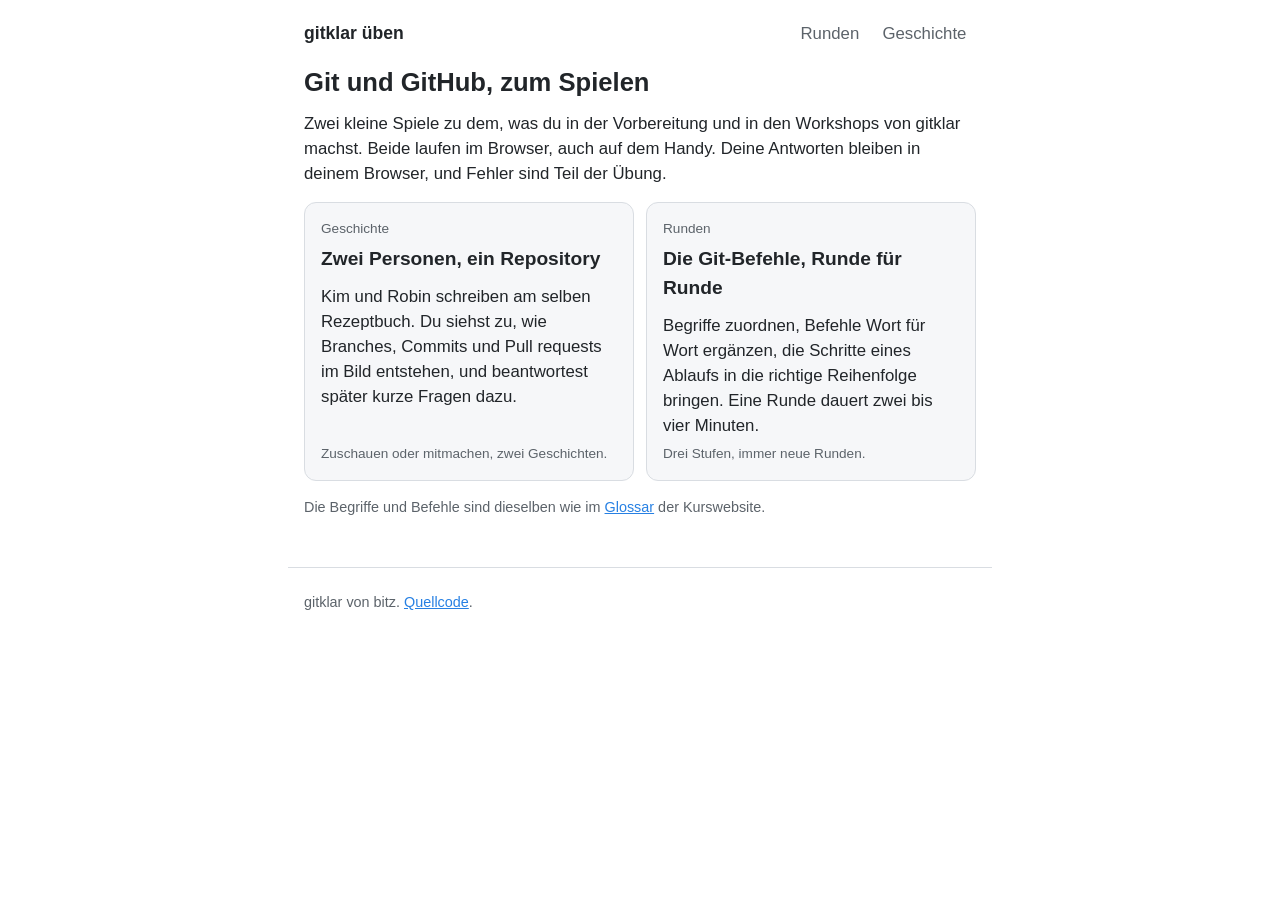
<file: spiel/index.html>
<!doctype html>
<html lang="de">
<head>
  <meta charset="utf-8">
  <meta name="viewport" content="width=device-width, initial-scale=1">
  <meta name="color-scheme" content="light dark">
  <title>gitklar üben</title>
  <meta name="description" content="Zwei kleine Spiele zu Git und GitHub: kurze Übungsrunden zu den Befehlen und die Geschichte von zwei Personen in einem Repository.">
  <link rel="stylesheet" href="css/spiel.css?v=0.10">
  <script defer data-domain="gitklar.ch" src="https://plausible.io/js/script.js"></script>
</head>
<body>
  <header class="kopf">
    <a class="marke" href="index.html">gitklar üben</a>
    <nav class="nav" aria-label="Spiele">
      <a href="runden.html">Runden</a>
      <a href="geschichte.html">Geschichte</a>
    </nav>
  </header>

  <main>
    <section class="view">
      <h1>Git und GitHub, zum Spielen</h1>
      <p class="lead">Zwei kleine Spiele zu dem, was du in der Vorbereitung und in den Workshops von gitklar machst. Beide laufen im Browser, auch auf dem Handy. Deine Antworten bleiben in deinem Browser, und Fehler sind Teil der Übung.</p>
      <div class="stufen spiele">
        <a class="stufe" href="geschichte.html">
          <span class="nummer">Geschichte</span>
          <h2>Zwei Personen, ein Repository</h2>
          <p>Kim und Robin schreiben am selben Rezeptbuch. Du siehst zu, wie Branches, Commits und Pull requests im Bild entstehen, und beantwortest später kurze Fragen dazu.</p>
          <span class="stand">Zuschauen oder mitmachen, zwei Geschichten.</span>
        </a>
        <a class="stufe" href="runden.html">
          <span class="nummer">Runden</span>
          <h2>Die Git-Befehle, Runde für Runde</h2>
          <p>Begriffe zuordnen, Befehle Wort für Wort ergänzen, die Schritte eines Ablaufs in die richtige Reihenfolge bringen. Eine Runde dauert zwei bis vier Minuten.</p>
          <span class="stand">Drei Stufen, immer neue Runden.</span>
        </a>
      </div>
      <p class="klein">Die Begriffe und Befehle sind dieselben wie im <a href="https://gitklar.ch/glossar.html">Glossar</a> der Kurswebsite.</p>
    </section>
  </main>

  <footer class="fuss">
    <p>gitklar von bitz. <a href="https://github.com/gitklar/website/tree/main/spiel">Quellcode</a>.</p>
  </footer>
</body>
</html>
</file>
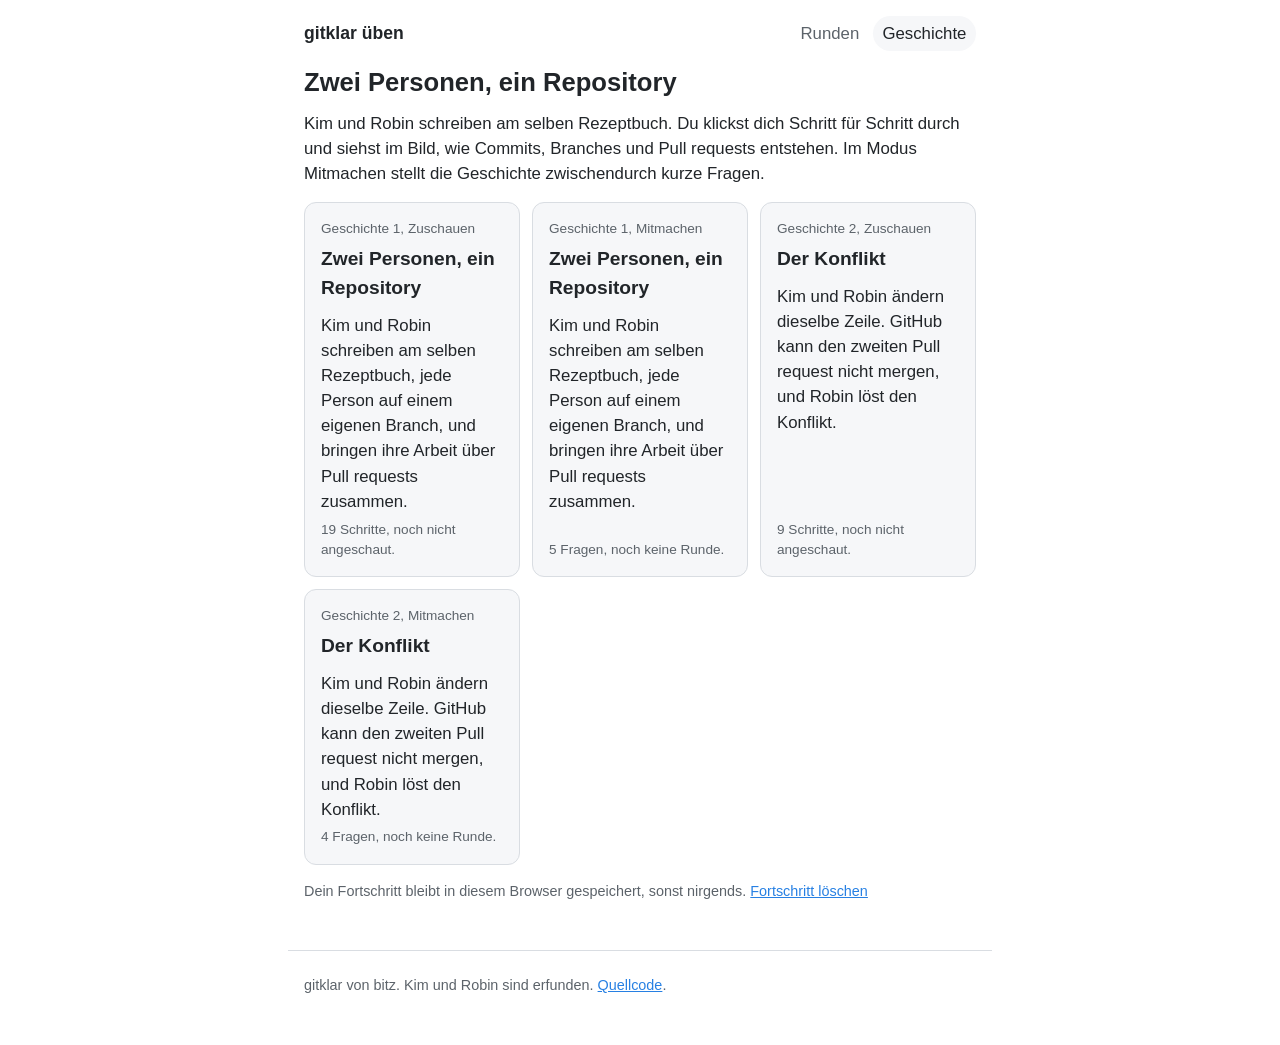
<file: spiel/geschichte.html>
<!doctype html>
<html lang="de">
<head>
  <meta charset="utf-8">
  <meta name="viewport" content="width=device-width, initial-scale=1">
  <meta name="color-scheme" content="light dark">
  <title>gitklar üben: Geschichte</title>
  <meta name="description" content="Zwei Personen, ein Repository: Kim und Robin arbeiten mit Branches und Pull requests. Zuschauen, dann Fragen beantworten.">
  <link rel="stylesheet" href="css/spiel.css?v=0.10">
  <script defer data-domain="gitklar.ch" src="https://plausible.io/js/script.js"></script>
</head>
<body>
  <header class="kopf">
    <a class="marke" href="index.html">gitklar üben</a>
    <nav class="nav" aria-label="Spiele">
      <a href="runden.html">Runden</a>
      <a href="geschichte.html" aria-current="page">Geschichte</a>
    </nav>
  </header>

  <main id="app">
    <section id="view-start" class="view">
      <h1>Zwei Personen, ein Repository</h1>
      <p class="lead">Kim und Robin schreiben am selben Rezeptbuch. Du klickst dich Schritt für Schritt durch und siehst im Bild, wie Commits, Branches und Pull requests entstehen. Im Modus Mitmachen stellt die Geschichte zwischendurch kurze Fragen.</p>
      <div class="stufen" id="karten"></div>
      <p class="klein">Dein Fortschritt bleibt in diesem Browser gespeichert, sonst nirgends. <button class="link" id="btn-reset" type="button">Fortschritt löschen</button></p>
    </section>

    <section id="view-spiel" class="view" hidden>
      <div class="leiste">
        <button class="btn btn-leise" id="btn-back" type="button">Zur Übersicht</button>
        <span class="progress" id="progress"></span>
      </div>
      <h1 id="titel"></h1>
      <div class="spiel-grid">
        <div class="spiel-links">
          <p class="szene" id="szene-text"></p>
          <div class="graph-wrap orte-wrap" id="orte"></div>
          <p class="klein legende legende-orte">Drei Orte, ein Repository. Ein leerer Kreis heisst: Dieser Commit ist hier noch nicht angekommen.</p>
          <div class="graph-wrap" id="graph"></div>
          <p class="klein legende">Gestrichelt: nur auf dem Laptop. Durchgezogen: auf GitHub. Dicker Rand: hier steht der Branch gerade.</p>
        </div>
        <div class="spiel-rechts">
          <div class="panel" id="frage" hidden></div>
          <div class="panel" id="zeigt" hidden></div>
          <div class="panel" id="prs" hidden></div>
          <div class="panel" id="laptops"></div>
        </div>
      </div>
      <div id="feedback" class="feedback" role="status" aria-live="polite" hidden></div>
      <div id="actions" class="actions"></div>
    </section>

    <section id="view-error" class="view" hidden>
      <h1>Die Geschichte konnte nicht geladen werden</h1>
      <p>Die Seite lädt ihre Daten nach und braucht dafür einen Webserver. Öffne sie über eine Adresse mit http, nicht als Datei. Lokal: <code>python3 -m http.server 8789</code>, dann <code>http://localhost:8789/geschichte.html</code>.</p>
      <p class="klein" id="error-detail"></p>
    </section>
  </main>

  <footer class="fuss">
    <p>gitklar von bitz. Kim und Robin sind erfunden. <a href="https://github.com/gitklar/website/tree/main/spiel">Quellcode</a>.</p>
  </footer>

  <script src="js/vendor/js-yaml.min.js"></script>
  <script src="js/geschichte-modell.js?v=0.10"></script>
  <script src="js/geschichte.js?v=0.10"></script>
</body>
</html>
</file>
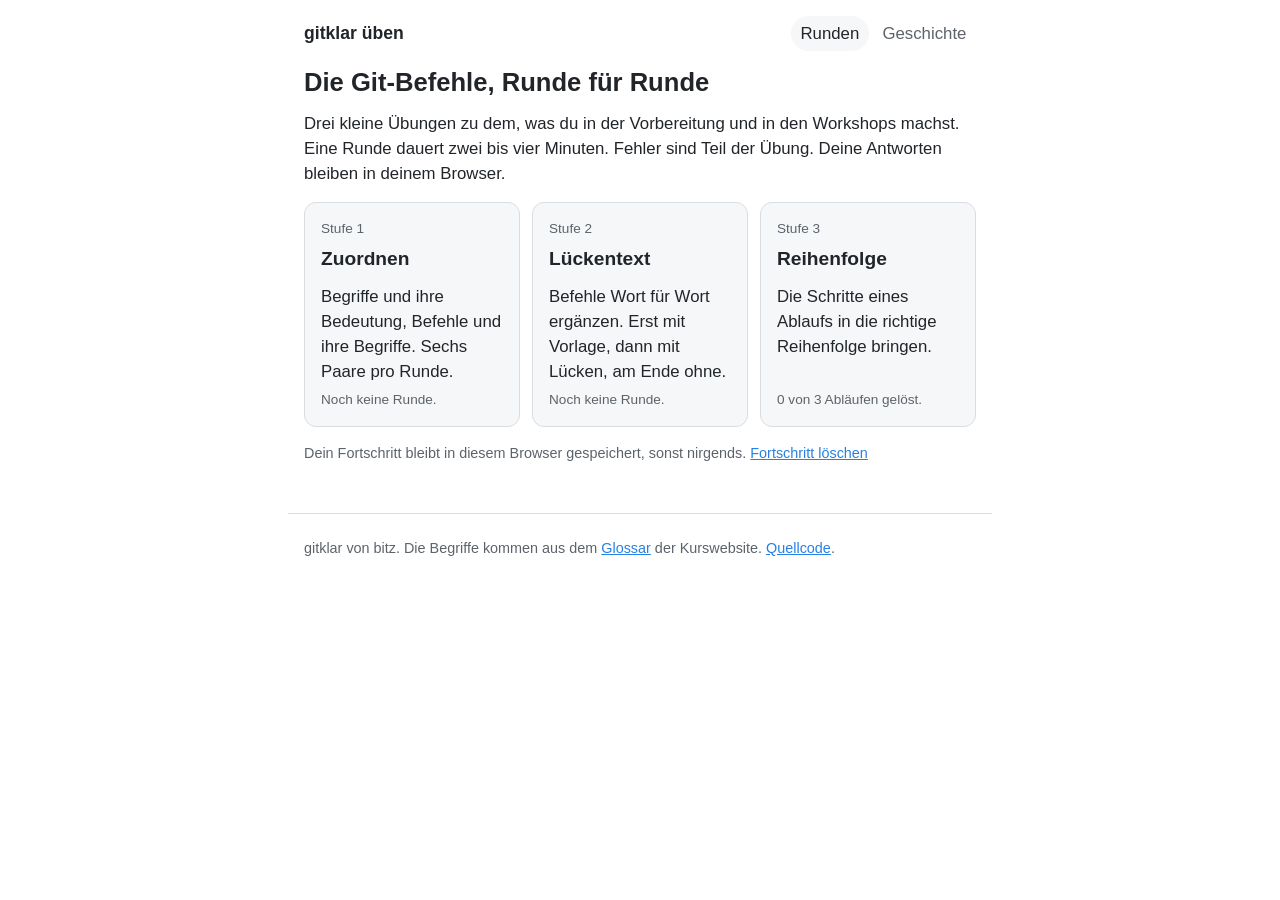
<file: spiel/runden.html>
<!doctype html>
<html lang="de">
<head>
  <meta charset="utf-8">
  <meta name="viewport" content="width=device-width, initial-scale=1">
  <meta name="color-scheme" content="light dark">
  <title>gitklar üben: Runden</title>
  <meta name="description" content="Ein kleines Spiel zu den Git-Befehlen: Begriffe zuordnen, Befehle ergänzen, Abläufe ordnen.">
  <link rel="stylesheet" href="css/spiel.css?v=0.10">
  <script defer data-domain="gitklar.ch" src="https://plausible.io/js/script.js"></script>
</head>
<body>
  <header class="kopf">
    <a class="marke" href="index.html">gitklar üben</a>
    <nav class="nav" aria-label="Spiele">
      <a href="runden.html" aria-current="page">Runden</a>
      <a href="geschichte.html">Geschichte</a>
    </nav>
  </header>

  <main id="app">
    <section id="view-start" class="view">
      <h1>Die Git-Befehle, Runde für Runde</h1>
      <p class="lead">Drei kleine Übungen zu dem, was du in der Vorbereitung und in den Workshops machst. Eine Runde dauert zwei bis vier Minuten. Fehler sind Teil der Übung. Deine Antworten bleiben in deinem Browser.</p>
      <div class="stufen" id="stufen"></div>
      <p class="klein">Dein Fortschritt bleibt in diesem Browser gespeichert, sonst nirgends. <button class="link" id="btn-reset" type="button">Fortschritt löschen</button></p>
    </section>

    <section id="view-level" class="view" hidden>
      <div class="leiste">
        <button class="btn btn-leise" id="btn-back" type="button">Zur Übersicht</button>
        <span class="progress" id="progress"></span>
      </div>
      <h1 id="level-title"></h1>
      <p class="lead" id="level-intro"></p>
      <div id="stage"></div>
      <div id="feedback" class="feedback" role="status" aria-live="polite" hidden></div>
      <div id="actions" class="actions"></div>
    </section>

    <section id="view-error" class="view" hidden>
      <h1>Die Übungen konnten nicht geladen werden</h1>
      <p>Die Seite lädt ihre Daten nach und braucht dafür einen Webserver. Öffne sie über eine Adresse mit http, nicht als Datei. Lokal: <code>python3 -m http.server 8789</code>, dann <code>http://localhost:8789/</code>.</p>
      <p class="klein" id="error-detail"></p>
    </section>
  </main>

  <footer class="fuss">
    <p>gitklar von bitz. Die Begriffe kommen aus dem <a href="https://gitklar.ch/glossar.html">Glossar</a> der Kurswebsite. <a href="https://github.com/gitklar/website/tree/main/spiel">Quellcode</a>.</p>
  </footer>

  <script src="js/vendor/js-yaml.min.js"></script>
  <script src="js/spiel.js?v=0.10"></script>
</body>
</html>
</file>
<file: spiel/css/spiel.css>
/* gitklar üben: one page, three levels. Colours follow the Bootstrap cosmo
   theme of the course website. Light and dark through prefers-color-scheme. */

:root {
  --bg: #ffffff;
  --fg: #212529;
  --muted: #5c636a;
  --line: #d9dde2;
  --card: #f6f7f9;
  --primary: #2780e3;
  --primary-fg: #ffffff;
  --ok-bg: #e4f5dd;
  --ok-line: #3fb618;
  --bad-bg: #fde2e8;
  --bad-line: #ff0039;
  --warn-bg: #fff1e0;
  --warn-line: #ff7518;
  --code-bg: #eef1f4;
  --focus: #ffd500;
}
@media (prefers-color-scheme: dark) {
  :root {
    --bg: #15181c;
    --fg: #e6e8eb;
    --muted: #a3aab3;
    --line: #353b43;
    --card: #1e2227;
    --primary: #5aa0ea;
    --primary-fg: #0d1117;
    --ok-bg: #1f3b17;
    --ok-line: #6fd04a;
    --bad-bg: #4a1522;
    --bad-line: #ff5c7a;
    --warn-bg: #4a2d10;
    --warn-line: #ffa252;
    --code-bg: #262b31;
  }
}

* { box-sizing: border-box; }
html { -webkit-text-size-adjust: 100%; }
body {
  margin: 0;
  background: var(--bg);
  color: var(--fg);
  font-family: -apple-system, BlinkMacSystemFont, "Segoe UI", Roboto, "Helvetica Neue", Arial, sans-serif;
  font-size: 1.05rem;
  line-height: 1.5;
}
code, .mono {
  font-family: ui-monospace, SFMono-Regular, Menlo, Consolas, monospace;
  font-size: 0.95em;
}
a { color: var(--primary); }
h1 { font-size: 1.6rem; line-height: 1.25; margin: 0.5rem 0 0.75rem; }
h2 { font-size: 1.2rem; margin: 0 0 0.25rem; }
p { margin: 0 0 1rem; }
.lead { color: var(--fg); }
.klein { font-size: 0.9rem; color: var(--muted); }
[hidden] { display: none !important; }

.kopf, main, .fuss {
  max-width: 44rem;
  margin: 0 auto;
  padding: 0 1rem;
}
.kopf {
  display: flex;
  align-items: baseline;
  gap: 0.5rem;
  padding-top: 1rem;
  padding-bottom: 0.5rem;
}
.marke { font-weight: 700; text-decoration: none; color: var(--fg); font-size: 1.1rem; }
.kopf-titel { color: var(--muted); }
main { padding-bottom: 2rem; }
.fuss { padding: 1.5rem 1rem 2rem; border-top: 1px solid var(--line); font-size: 0.9rem; color: var(--muted); }

/* buttons */
button { font: inherit; color: inherit; }
button:focus-visible, a:focus-visible { outline: 3px solid var(--focus); outline-offset: 2px; }
.btn {
  display: inline-block;
  border: 1px solid var(--primary);
  background: var(--primary);
  color: var(--primary-fg);
  border-radius: 0.5rem;
  padding: 0.55rem 1rem;
  cursor: pointer;
  min-height: 44px;
}
.btn:disabled { opacity: 0.45; cursor: default; }
.btn-leise { background: transparent; color: var(--primary); }
.link {
  background: none;
  border: none;
  padding: 0;
  color: var(--primary);
  text-decoration: underline;
  cursor: pointer;
}
.actions { display: flex; flex-wrap: wrap; gap: 0.5rem; margin-top: 1rem; }

/* start view: level cards */
.stufen { display: grid; grid-template-columns: 1fr; gap: 0.75rem; margin: 1rem 0; }
@media (min-width: 700px) { .stufen { grid-template-columns: repeat(3, 1fr); } }
.stufe {
  text-align: left;
  background: var(--card);
  border: 1px solid var(--line);
  border-radius: 0.75rem;
  padding: 1rem;
  cursor: pointer;
  display: flex;
  flex-direction: column;
  gap: 0.35rem;
}
.stufe:hover { border-color: var(--primary); }
.stufe .nummer { color: var(--muted); font-size: 0.85rem; }
.stufe p { margin: 0; }
.stufe .stand { font-size: 0.85rem; color: var(--muted); margin-top: auto; }

/* level view */
.leiste { display: flex; justify-content: space-between; align-items: center; gap: 1rem; margin-top: 0.75rem; }
.progress { color: var(--muted); font-size: 0.95rem; text-align: right; }
.feedback {
  margin-top: 1rem;
  padding: 0.75rem 1rem;
  border-radius: 0.5rem;
  background: var(--card);
  border-left: 4px solid var(--line);
}
.feedback.ok { background: var(--ok-bg); border-left-color: var(--ok-line); }
.feedback.bad { background: var(--bad-bg); border-left-color: var(--bad-line); }
.feedback.info { background: var(--warn-bg); border-left-color: var(--warn-line); }
.feedback p:last-child { margin-bottom: 0; }

/* level 1: matching */
.paare { display: grid; grid-template-columns: 1fr 1fr; gap: 0.5rem 0.75rem; }
.spalte { display: flex; flex-direction: column; gap: 0.5rem; }
.spalte h2 { font-size: 0.85rem; color: var(--muted); text-transform: uppercase; letter-spacing: 0.04em; }
.paar {
  text-align: left;
  background: var(--card);
  border: 2px solid var(--line);
  border-radius: 0.5rem;
  padding: 0.6rem 0.75rem;
  cursor: pointer;
  min-height: 44px;
  line-height: 1.35;
  word-break: break-word;
}
.paar[aria-pressed="true"] { border-color: var(--primary); background: var(--bg); }
.paar.ok { border-color: var(--ok-line); background: var(--ok-bg); cursor: default; }
.paar.bad { border-color: var(--bad-line); background: var(--bad-bg); }

/* level 2: fill in the blank */
.aufgabe { font-size: 1.1rem; margin-bottom: 0.75rem; }
.befehl-zeile {
  display: flex;
  flex-wrap: wrap;
  align-items: center;
  gap: 0.4rem;
  background: var(--code-bg);
  border-radius: 0.5rem;
  padding: 0.75rem;
  margin-bottom: 1rem;
  font-family: ui-monospace, SFMono-Regular, Menlo, Consolas, monospace;
}
.befehl-zeile .prompt { color: var(--muted); }
.wort { padding: 0.25rem 0.4rem; border-radius: 0.3rem; }
.wort.fest { background: transparent; }
.slot {
  min-width: 5ch;
  min-height: 2.2rem;
  border: 2px dashed var(--muted);
  border-radius: 0.3rem;
  background: var(--bg);
  padding: 0.2rem 0.5rem;
  cursor: pointer;
  font: inherit;
}
.slot.gefuellt { border-style: solid; border-color: var(--primary); }
.slot.ok { border-color: var(--ok-line); background: var(--ok-bg); border-style: solid; }
.slot.bad { border-color: var(--bad-line); background: var(--bad-bg); border-style: solid; }
.slot .falsch { text-decoration: line-through; opacity: 0.7; margin-right: 0.4rem; }
.bank { display: flex; flex-wrap: wrap; gap: 0.5rem; }
.bank .wort {
  border: 2px solid var(--line);
  background: var(--card);
  cursor: pointer;
  min-height: 44px;
  padding: 0.5rem 0.75rem;
  font-family: ui-monospace, SFMono-Regular, Menlo, Consolas, monospace;
}
.bank .wort:disabled { opacity: 0.35; cursor: default; }
.erklaerung { margin-top: 0.75rem; }
.erklaerung .begriff { font-weight: 600; }

/* level 3: ordering */
.ablaeufe { display: flex; flex-direction: column; gap: 0.5rem; }
.ablauf {
  text-align: left;
  background: var(--card);
  border: 1px solid var(--line);
  border-radius: 0.5rem;
  padding: 0.75rem 1rem;
  cursor: pointer;
  display: flex;
  justify-content: space-between;
  align-items: center;
  gap: 0.75rem;
}
.badge {
  font-size: 0.75rem;
  border: 1px solid var(--line);
  border-radius: 999px;
  padding: 0.1rem 0.5rem;
  color: var(--muted);
  white-space: nowrap;
}
.badge.ok { border-color: var(--ok-line); color: var(--fg); background: var(--ok-bg); }
.bereich h2 { font-size: 0.85rem; color: var(--muted); text-transform: uppercase; letter-spacing: 0.04em; margin: 1rem 0 0.5rem; }
.loesung, .vorrat { list-style: none; margin: 0; padding: 0; display: flex; flex-direction: column; gap: 0.4rem; }
.loesung { counter-reset: schritt; min-height: 3rem; border: 2px dashed var(--line); border-radius: 0.5rem; padding: 0.5rem; }
.loesung .leer { color: var(--muted); font-size: 0.9rem; padding: 0.25rem 0.5rem; }
.karte {
  width: 100%;
  text-align: left;
  background: var(--card);
  border: 2px solid var(--line);
  border-radius: 0.5rem;
  padding: 0.55rem 0.75rem;
  cursor: pointer;
  min-height: 44px;
  line-height: 1.35;
  display: flex;
  gap: 0.6rem;
  align-items: baseline;
}
.loesung .karte::before {
  counter-increment: schritt;
  content: counter(schritt) ".";
  color: var(--muted);
  min-width: 1.5em;
}
.karte.ok { border-color: var(--ok-line); background: var(--ok-bg); }
.karte.bad { border-color: var(--bad-line); background: var(--bad-bg); }
.karte .marke-klein { margin-left: auto; font-size: 0.8rem; color: var(--muted); white-space: nowrap; }
.befehle { margin: 0.75rem 0 0; padding-left: 1.25rem; }
.befehle li { margin-bottom: 0.25rem; }

/* ---------- shared nav and landing ---------- */
.nav { margin-left: auto; display: flex; gap: 0.25rem; }
.nav a { text-decoration: none; color: var(--muted); padding: 0.3rem 0.6rem; border-radius: 999px; }
.nav a[aria-current="page"] { background: var(--card); color: var(--fg); }
.spiele .stufe { text-decoration: none; color: inherit; }
.spiele { grid-template-columns: 1fr; }
@media (min-width: 700px) { .spiele { grid-template-columns: 1fr 1fr; } }

/* ---------- the story game ---------- */
.spiel-grid { display: grid; grid-template-columns: 1fr; gap: 1rem; }
@media (min-width: 820px) { .spiel-grid { grid-template-columns: minmax(0, 7fr) minmax(0, 5fr); align-items: start; } }
.panel code { overflow-wrap: anywhere; }
.szene { font-size: 1.1rem; min-height: 3.2em; }
.graph-wrap { background: var(--card); border: 1px solid var(--line); border-radius: 0.75rem; padding: 0.5rem 0.25rem; overflow-x: auto; }
.graph-wrap svg { display: block; margin: 0 auto; }
.legende { margin-top: 0.5rem; }
.orte-wrap { margin-bottom: 0; }
.legende-orte { margin-bottom: 0.75rem; }
.ort-titel { font-size: 13px; font-weight: 700; }
.ort-kasten { fill: var(--bg); stroke: var(--line); stroke-width: 2; }
.ort-kasten.leer { stroke-dasharray: 5 4; }
.ort-leer { font-size: 11px; fill: var(--muted); }
.ort-unter { font-size: 11px; fill: var(--muted); font-family: ui-monospace, SFMono-Regular, Menlo, Consolas, monospace; }
.ort-linie { stroke-width: 2; stroke-linecap: round; }
.ort-punkt { stroke: var(--bg); stroke-width: 1.5; }
.ort-punkt.lokal { stroke: var(--fg); stroke-dasharray: 2.5 2; }
.ort-punkt.fehlt { fill: none; stroke: var(--line); stroke-width: 1.5; }
.pfeil { stroke: var(--fg); stroke-width: 2.5; }
.pfeil-spitze { fill: var(--fg); }
.pfeil-text { font-size: 12px; font-weight: 700; fill: var(--fg); font-family: ui-monospace, SFMono-Regular, Menlo, Consolas, monospace; }
/* stills for slides: geschichte.html?g=...&szene=...&bild=1 */
body.nur-bild .kopf, body.nur-bild header, body.nur-bild .fuss, body.nur-bild .leiste, body.nur-bild #titel, body.nur-bild .spiel-rechts, body.nur-bild #szene-text, body.nur-bild .legende, body.nur-bild #feedback, body.nur-bild #actions { display: none !important; }
body.nur-bild .spiel-grid { display: block; }
body.nur-bild .graph-wrap { border: 0; background: transparent; }
/* stills are shown on slides from a distance: larger type than in the game */
body.nur-bild .ort-titel { font-size: 17px; }
body.nur-bild .spalte-titel { font-size: 16px; }
body.nur-bild .graph-wrap, body.nur-bild .graph-wrap svg { overflow: visible; }
body.nur-bild .commit-text { font-size: 17px; }
body.nur-bild .ort-leer, body.nur-bild .spalte-unter, body.nur-bild .ort-unter { font-size: 14px; }
body.nur-bild .pfeil-text { font-size: 13px; }
body.nur-bild .pr-marke { font-size: 14.5px; }
body.nur-bild .commit .initial { font-size: 15px; }
body.teil-orte #graph, body.teil-graph #orte { display: none !important; }
.spalte-titel { font-size: 13px; font-weight: 700; font-family: ui-monospace, SFMono-Regular, Menlo, Consolas, monospace; }
.spalte-unter { font-size: 11px; fill: var(--muted); }
.commit-text { font-size: 13px; fill: var(--fg); }
.pr-marke { font-size: 11.5px; font-weight: 700; fill: #9a5800; }
.pr-marke.pr-gemergt { fill: #1e5a46; }
.pfad { stroke-width: 3; stroke-linecap: round; }
.pfad.lokal { stroke-dasharray: 0.045 0.035; }
.pfad.neu { animation: zeichnen 0.6s ease-out; }
@keyframes zeichnen { from { stroke-dasharray: 1 1; stroke-dashoffset: 1; } to { stroke-dasharray: 1 1; stroke-dashoffset: 0; } }
.commit .kreis { stroke: var(--bg); stroke-width: 2.5; }
.commit.lokal .kreis { stroke: var(--fg); stroke-dasharray: 4 3; opacity: 0.8; }
.commit.tip .kreis { stroke: var(--fg); stroke-width: 3.5; }
.commit.tip.lokal .kreis { stroke-dasharray: 4 3; }
.commit .merge-ring { stroke: #ffffff; stroke-width: 2; opacity: 0.9; }
.commit .initial { font-size: 13px; font-weight: 700; fill: #ffffff; pointer-events: none; }
.pop { transform-box: fill-box; transform-origin: center; }
.pop.neu { animation: aufploppen 0.45s cubic-bezier(0.2, 0.9, 0.3, 1.3); }
@keyframes aufploppen { from { transform: scale(0.2); opacity: 0; } to { transform: scale(1); opacity: 1; } }
.commit.waehlbar { cursor: pointer; }
.commit.waehlbar .kreis { animation: pulsieren 1.2s ease-in-out infinite; }
@keyframes pulsieren { 0%, 100% { stroke: var(--focus); stroke-width: 3; } 50% { stroke: var(--focus); stroke-width: 6; } }
.commit.waehlbar:focus { outline: none; }
.commit.waehlbar:focus .kreis { stroke: var(--focus); stroke-width: 6; }
.commit.ziel .kreis { stroke: var(--ok-line); stroke-width: 5; }
.commit.falsch .pop { animation: wackeln 0.5s ease-in-out; }
@keyframes wackeln { 0%, 100% { transform: translateX(0); } 25% { transform: translateX(-5px); } 75% { transform: translateX(5px); } }
.konfetti .stueck { animation: fliegen 1.2s ease-out forwards; }
@keyframes fliegen { from { transform: translate(0, 0); opacity: 1; } to { transform: translate(var(--dx), var(--dy)); opacity: 0; } }

.panel { background: var(--card); border: 1px solid var(--line); border-radius: 0.75rem; padding: 0.75rem 1rem; margin-bottom: 0.75rem; }
.panel h2 { font-size: 0.85rem; color: var(--muted); text-transform: uppercase; letter-spacing: 0.04em; margin: 0 0 0.5rem; }
.panel p { margin: 0 0 0.4rem; }
.panel p:last-child { margin-bottom: 0; }
.panel .wo { color: var(--muted); }
.pr-karte { border-top: 1px solid var(--line); padding-top: 0.5rem; margin-top: 0.5rem; }
.pr-karte:first-of-type { border-top: none; padding-top: 0; margin-top: 0; }
.pr-kopf { display: flex; justify-content: space-between; gap: 0.5rem; align-items: baseline; flex-wrap: wrap; }
.pr-status { border-color: var(--line); }
.status-offen .pr-status { background: var(--ok-bg); border-color: var(--ok-line); color: var(--fg); }
.status-aenderung .pr-status, .status-konflikt .pr-status { background: var(--warn-bg); border-color: var(--warn-line); color: var(--fg); }
.status-konflikt .pr-status { background: var(--bad-bg); border-color: var(--bad-line); }
.status-gemergt .pr-status { background: #e9ddff; border-color: #8250df; color: #2b1a4f; }
@media (prefers-color-scheme: dark) { .status-gemergt .pr-status { background: #3b2a66; border-color: #b091ff; color: #f0e8ff; } }
.kommentar { font-style: italic; }
.laptop-zeile { display: block; }
.punkt { display: inline-block; width: 0.7rem; height: 0.7rem; border-radius: 50%; margin-right: 0.4rem; position: relative; top: 1px; }

#frage { border-left: 4px solid var(--primary); }
.frage-text { font-size: 1.05rem; }
.optionen { display: flex; flex-direction: column; gap: 0.5rem; }
.option { text-align: left; background: var(--bg); border: 2px solid var(--line); border-radius: 0.5rem; padding: 0.6rem 0.75rem; cursor: pointer; min-height: 44px; line-height: 1.35; }
.option:disabled { cursor: default; }
.option.ok { border-color: var(--ok-line); background: var(--ok-bg); }
.option.bad { border-color: var(--bad-line); background: var(--bad-bg); opacity: 0.8; }
.frage-feedback { margin-top: 0.5rem; }
.ok-text { color: var(--ok-line); font-weight: 600; }
.bad-text { color: var(--bad-line); font-weight: 600; }

@media (prefers-reduced-motion: reduce) {
  .pop.neu, .pfad.neu, .commit.waehlbar .kreis, .commit.falsch .pop, .konfetti .stueck { animation: none; }
  .commit.waehlbar .kreis { stroke: var(--focus); stroke-width: 4; }
}
</file>
